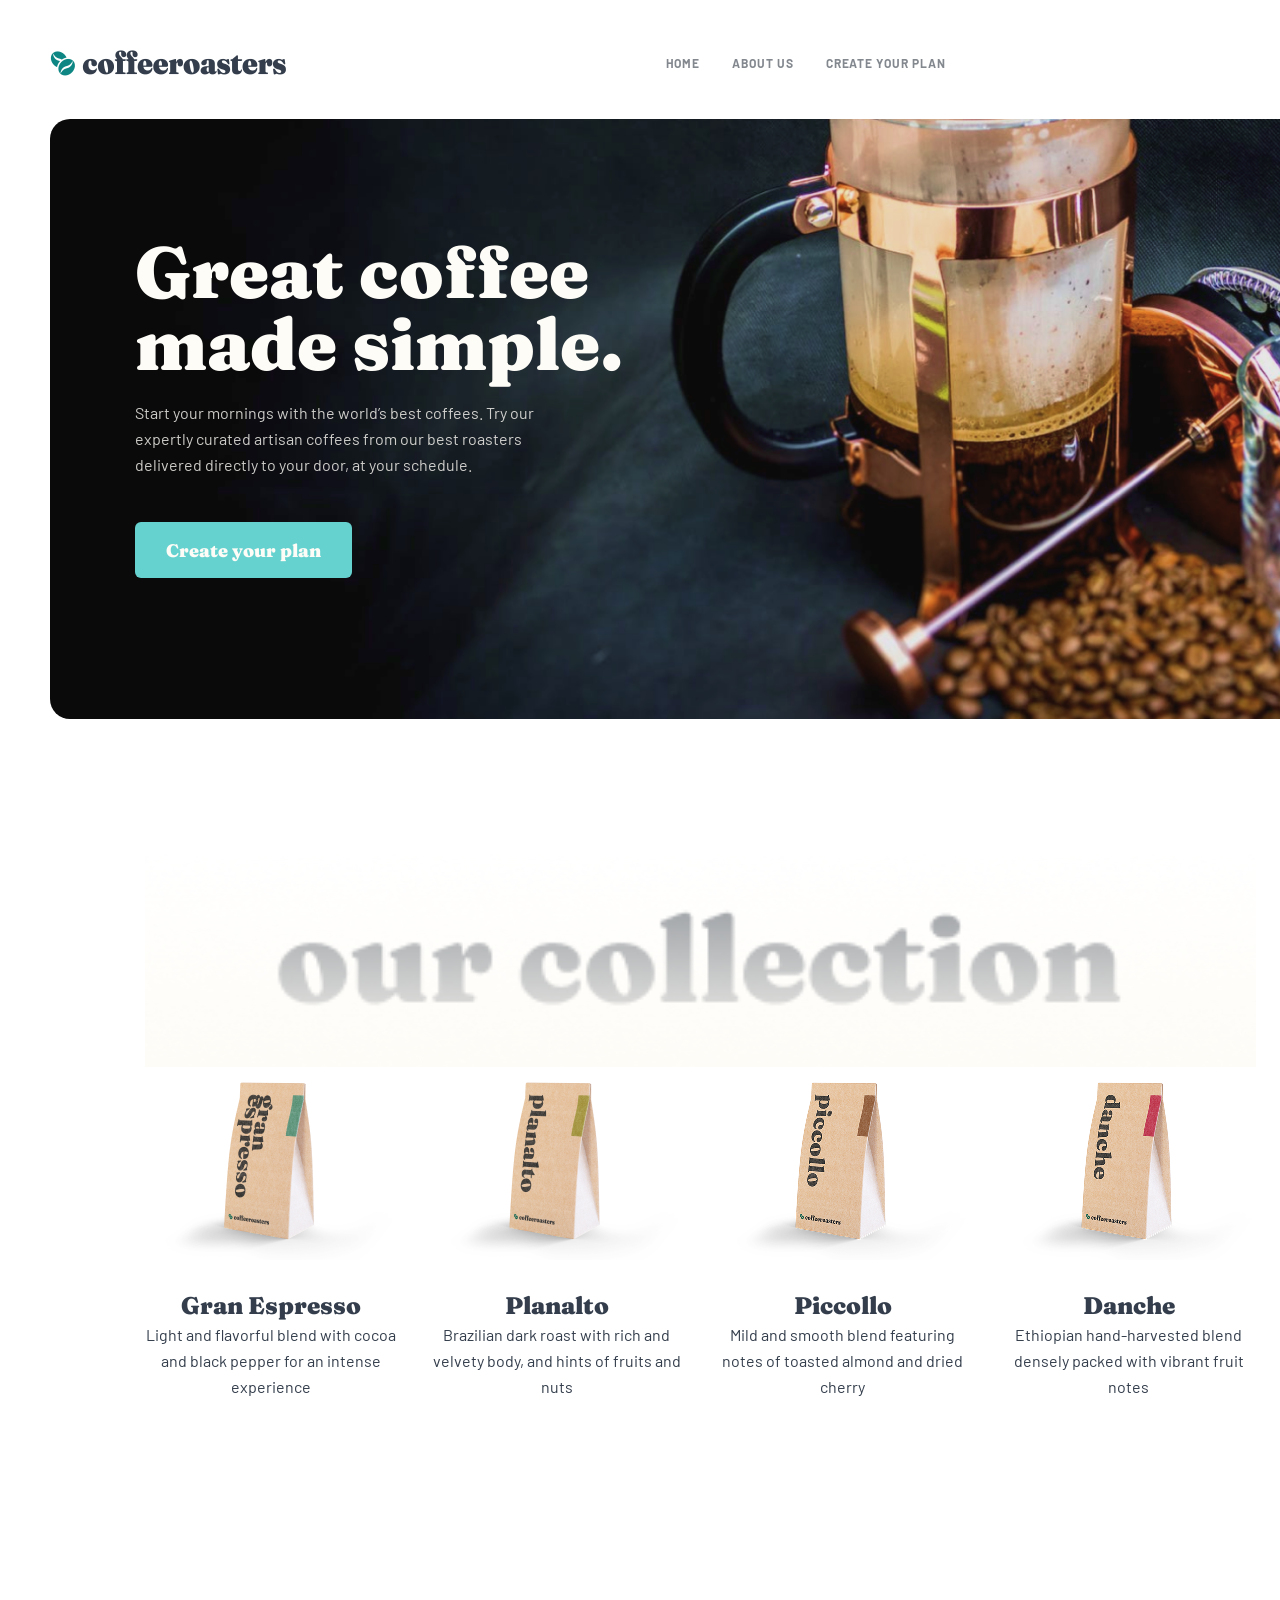
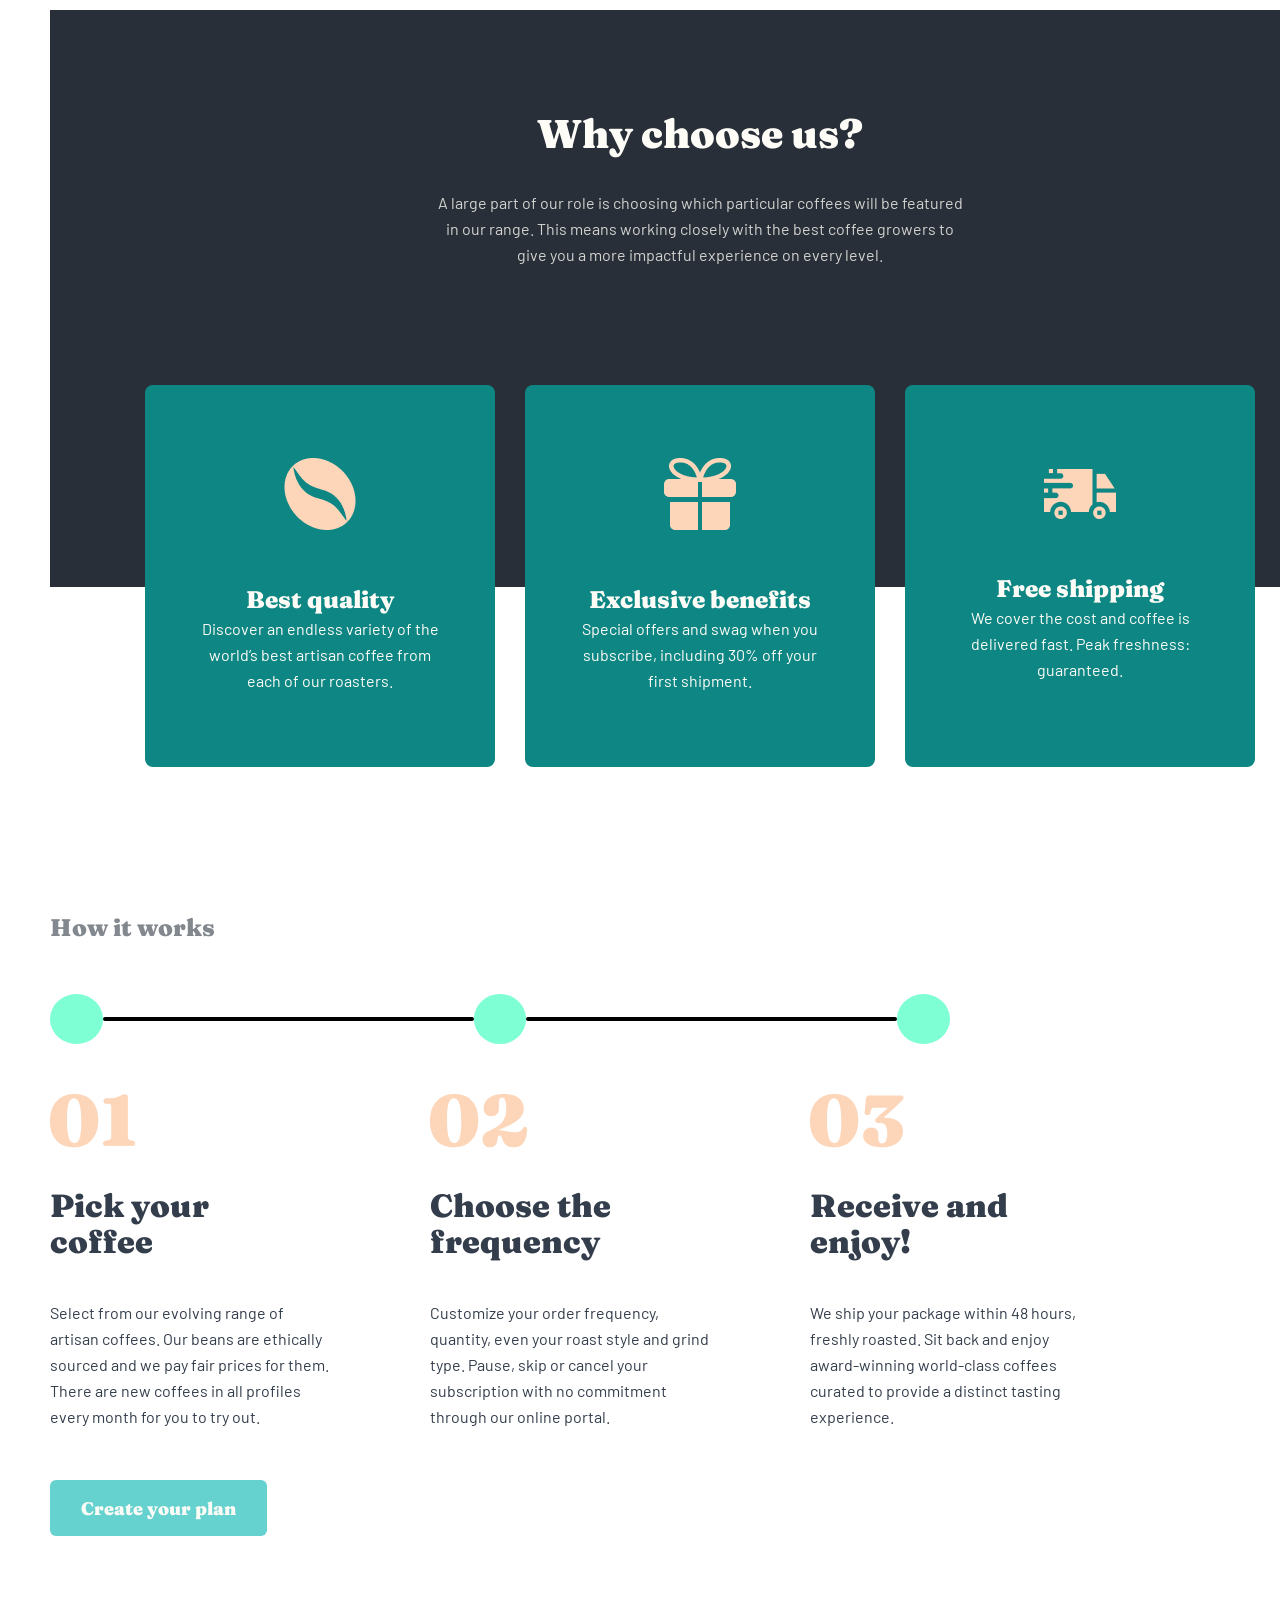
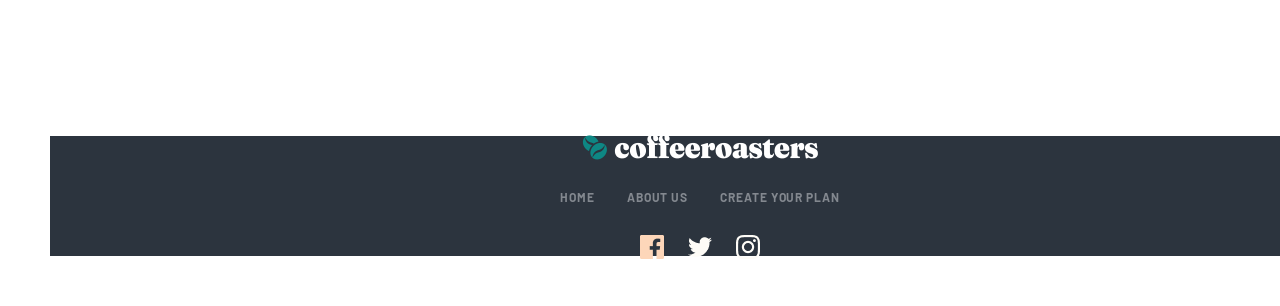
<file: index.html>
<!doctype html>
<html lang="en">
  <head>
    <meta charset="UTF-8" />
    <meta name="viewport" content="width=device-width, initial-scale=1.0" />
    <title>Coffee</title>
    <link rel="stylesheet" href="./css/fonts.css" />
    <link rel="stylesheet" href="./css/style.css" />
  </head>
  <body>
    <div class="wrapper">
      <div class="navbar">
        <img src="./img/Group 5.png" alt="" class="navbar_img" />
        <ul class="navbar_links">
          <li><a href="#" class="navbar_link">HOME</a></li>
          <li><a href="./pages/about.html" class="navbar_link">ABOUT US</a></li>
          <li>
            <a href="./pages/plan.html" class="navbar_link">Create your plan</a>
          </li>
        </ul>
        <div class="navbar_burger">
          <div class="navbar_burger_item"></div>
          <div class="navbar_burger_item"></div>
          <div class="navbar_burger_item"></div>
        </div>
      </div>
      <div class="header">
        <div>
          <h1 class="header_title">Great coffee made simple.</h1>

          <p class="header_text">
            Start your mornings with the world’s best coffees. Try our expertly
            curated artisan coffees from our best roasters delivered directly to
            your door, at your schedule.
          </p>
          <button class="header_btn">Create your plan</button>
        </div>
      </div>
      <div class="collect">
        <img src="./img/Group 7 (1).png" alt="" class="collect_img" />
        <div class="collect_divs">
          <div class="collect_div">
            <img src="./img/kopi1 copy.png" alt="" />
            <div class="collect_right">
              <p class="collect_title">Gran Espresso</p>
              <p class="collect_text">
                Light and flavorful blend with cocoa and black pepper for an
                intense experience
              </p>
            </div>
          </div>
          <div class="collect_div">
            <img src="./img/kopi2.png" alt="" />
            <div class="collect_right">
              <p class="collect_title">Planalto</p>
              <p class="collect_text">
                Brazilian dark roast with rich and velvety body, and hints of
                fruits and nuts
              </p>
            </div>
          </div>
          <div class="collect_div">
            <img src="./img/kopi3.png" alt="" />
            <div class="collect_right">
              <p class="collect_title">Piccollo</p>
              <p class="collect_text">
                Mild and smooth blend featuring notes of toasted almond and
                dried cherry
              </p>
            </div>
          </div>
          <div class="collect_div">
            <img src="./img/kopi4.png" alt="" />
            <div class="collect_right">
              <p class="collect_title">Danche</p>
              <p class="collect_text">
                Ethiopian hand-harvested blend densely packed with vibrant fruit
                notes
              </p>
            </div>
          </div>
        </div>
      </div>
      <div class="why">
        <h2 class="why_title">Why choose us?</h2>
        <p class="why_text">
          A large part of our role is choosing which particular coffees will be
          featured in our range. This means working closely with the best coffee
          growers to give you a more impactful experience on every level.
        </p>
        <div class="why_div">
          <div class="why_card">
            <img src="./img/coffee-bean.png" alt="" />
            <div class="why_right">
              <p class="why_card_title">Best quality</p>
              <p class="why_card_text">
                Discover an endless variety of the world’s best artisan coffee
                from each of our roasters.
              </p>
            </div>
          </div>
          <div class="why_card">
            <img src="./img/Combined Shape (1).png" alt="" />
            <div class="why_right">
              <p class="why_card_title">Exclusive benefits</p>
              <p class="why_card_text">
                Special offers and swag when you subscribe, including 30% off
                your first shipment.
              </p>
            </div>
          </div>
          <div class="why_card">
            <img src="./img/Combined Shape (2).png" alt="" />
            <div class="why_right">
              <p class="why_card_title">Free shipping</p>
              <p class="why_card_text">
                We cover the cost and coffee is delivered fast. Peak freshness:
                guaranteed.
              </p>
            </div>
          </div>
        </div>
      </div>
      <div class="work">
        <p class="how_it">How it works</p>
        <div class="work_top">
          <div class="work_circle"></div>
          <hr class="work_hr" />
          <div class="work_circle"></div>
          <hr class="work_hr" />
          <div class="work_circle"></div>
        </div>
        <div class="work_bottom">
          <div class="work_card">
            <img src="./img/01.png" alt="" />
            <h2 class="work_title">Pick your coffee</h2>
            <p class="work_text">
              Select from our evolving range of artisan coffees. Our beans are
              ethically sourced and we pay fair prices for them. There are new
              coffees in all profiles every month for you to try out.
            </p>
          </div>
          <div class="work_card">
            <img src="./img/02.png" alt="" />
            <h2 class="work_title">Choose the frequency</h2>
            <p class="work_text">
              Customize your order frequency, quantity, even your roast style
              and grind type. Pause, skip or cancel your subscription with no
              commitment through our online portal.
            </p>
          </div>
          <div class="work_card">
            <img src="./img/03.png" alt="" />
            <h2 class="work_title">Receive and enjoy!</h2>
            <p class="work_text">
              We ship your package within 48 hours, freshly roasted. Sit back
              and enjoy award-winning world-class coffees curated to provide a
              distinct tasting experience.
            </p>
          </div>
        </div>
        <button class="work_btn">Create your plan</button>
      </div>
      <div class="footer">
        <img src="./img/Group 5 (1).png" alt="" class="footer_img" />
        <div class="footer_div">
          <a class="footer_text">HOME</a>
          <a class="footer_text">ABOUT US</a>
          <a class="footer_text">Create your plan</a>
        </div>
        <img src="./img/Group 20.png" alt="" />
      </div>
    </div>
  </body>
</html>
</file>
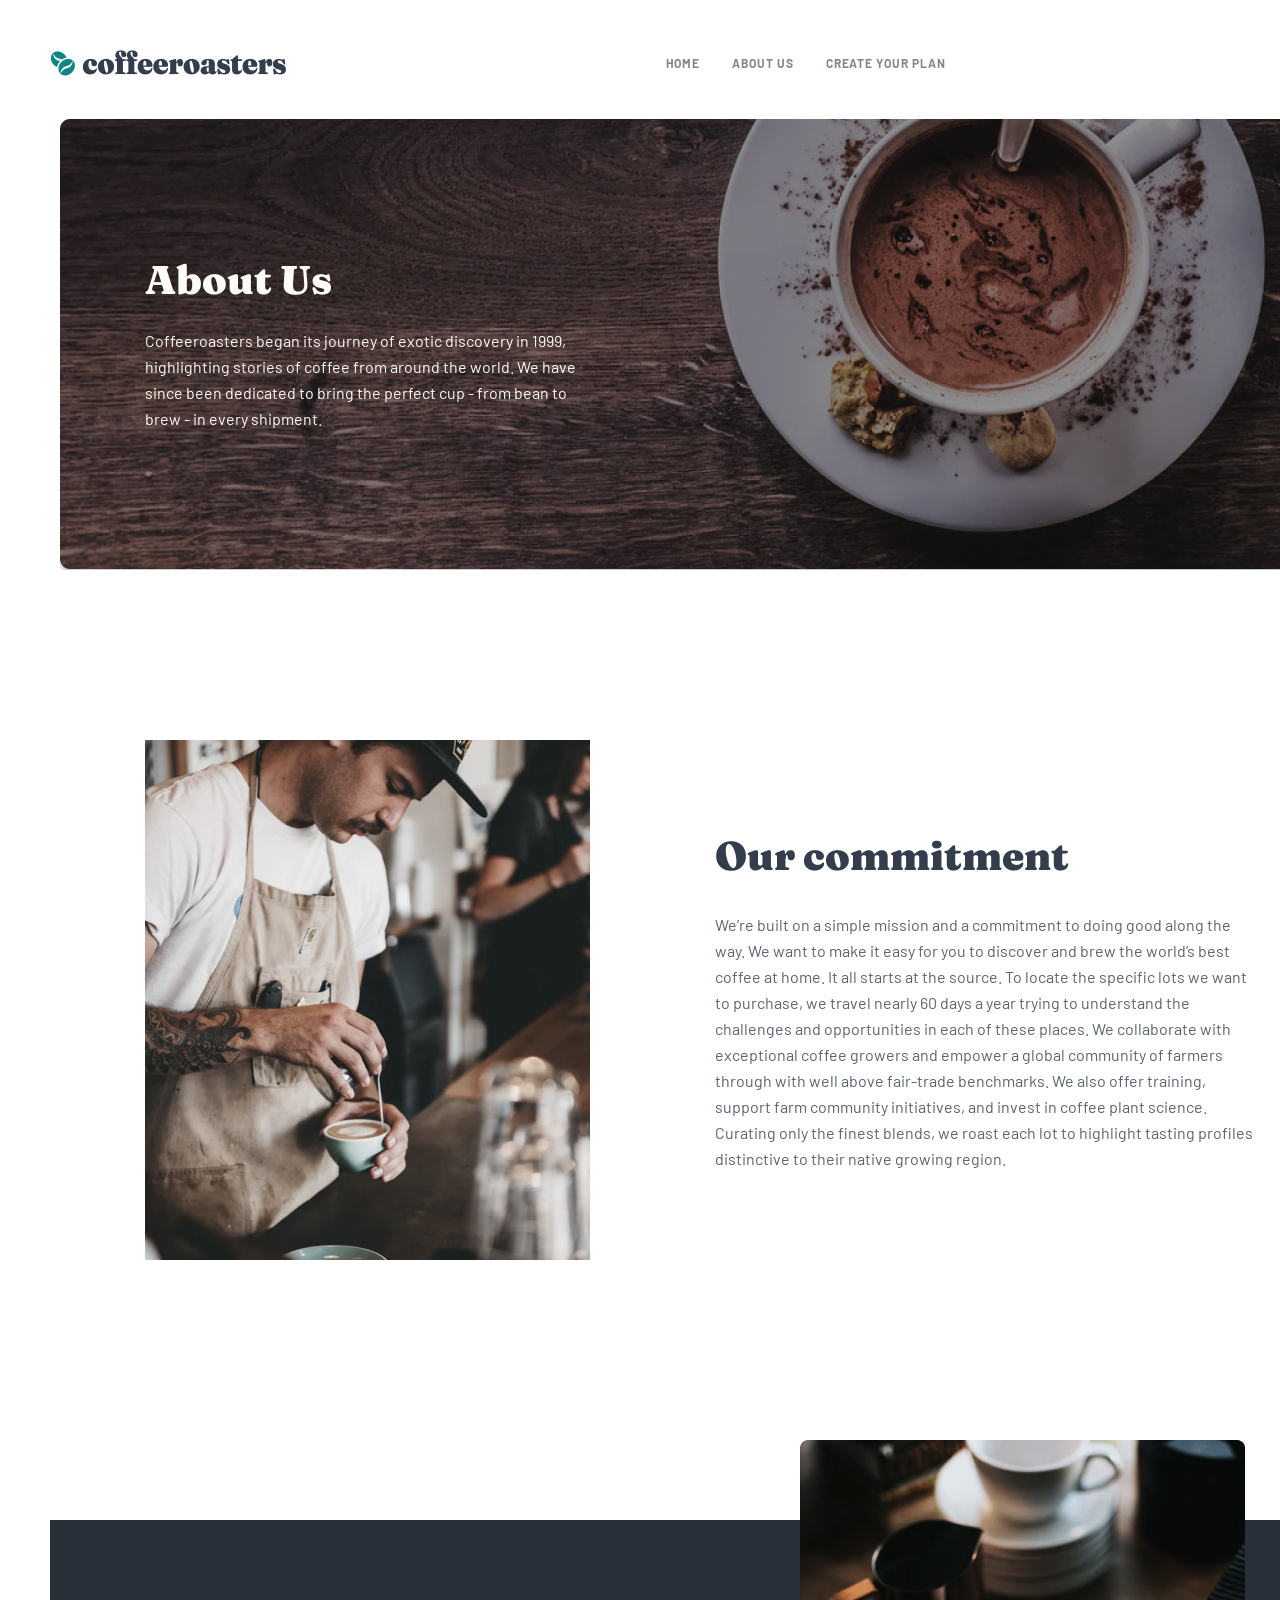
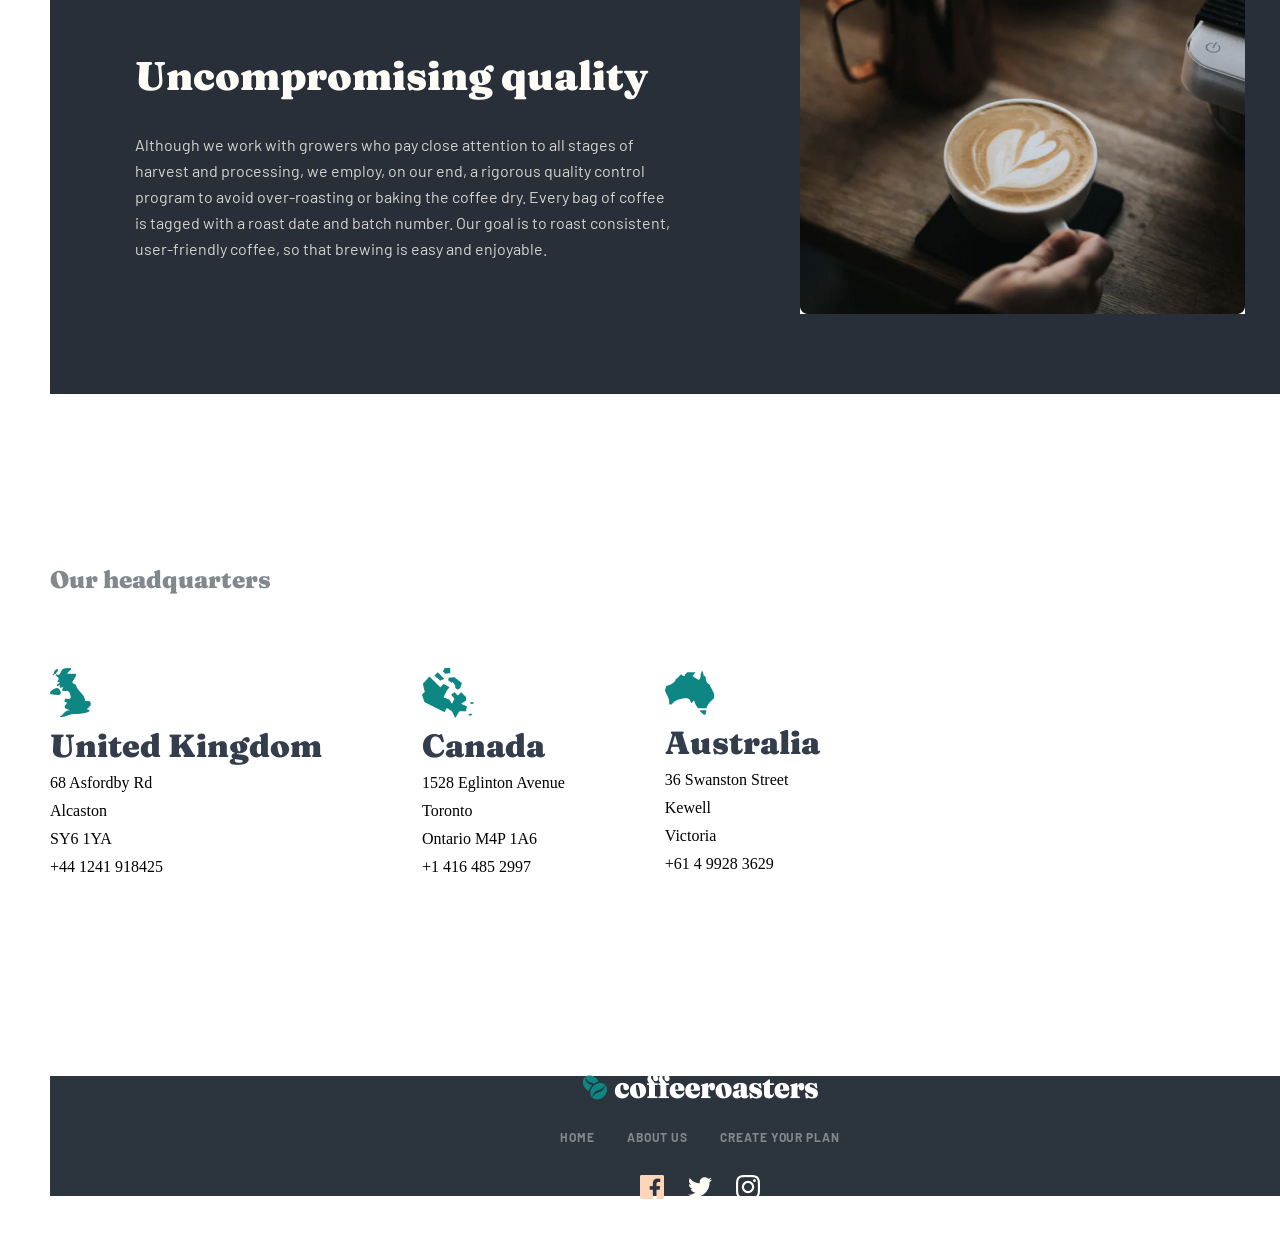
<file: pages/about.html>
<!doctype html>
<html lang="en">
  <head>
    <meta charset="UTF-8" />
    <meta name="viewport" content="width=device-width, initial-scale=1.0" />
    <title>Coffee</title>
    <link rel="stylesheet" href="../css/fonts.css" />
    <link rel="stylesheet" href="../css/style.css" />
  </head>
  <body>
    <div class="wrapper">
      <div class="navbar">
        <img src="../img/Group 5.png" alt="" class="navbar_img" />
        <ul class="navbar_links">
          <li><a href="../index.html" class="navbar_link">HOME</a></li>
          <li><a href="#" class="navbar_link">ABOUT US</a></li>
          <li><a href="../pages/plan.html" class="navbar_link">Create your plan</a></li>
        </ul>
        <div class="navbar_burger">
          <div class="navbar_burger_item"></div>
          <div class="navbar_burger_item"></div>
          <div class="navbar_burger_item"></div>
        </div>
      </div>
      <div class="about_header">
        <h2 class="about_header_title">About Us</h2>
        <p class="about_header_text">
          Coffeeroasters began its journey of exotic discovery in 1999,
          highlighting stories of coffee from around the world. We have since
          been dedicated to bring the perfect cup - from bean to brew - in every
          shipment.
        </p>
      </div>
      <div class="our">
        <div class="our_left">
          <img src="../about_img/Bitmap.png" alt="" />
        </div>
        <div class="our_right">
          <h2 class="our_title">Our commitment</h2>
          <p class="our_text">
            We’re built on a simple mission and a commitment to doing good along
            the way. We want to make it easy for you to discover and brew the
            world’s best coffee at home. It all starts at the source. To locate
            the specific lots we want to purchase, we travel nearly 60 days a
            year trying to understand the challenges and opportunities in each
            of these places. We collaborate with exceptional coffee growers and
            empower a global community of farmers through with well above
            fair-trade benchmarks. We also offer training, support farm
            community initiatives, and invest in coffee plant science. Curating
            only the finest blends, we roast each lot to highlight tasting
            profiles distinctive to their native growing region.
          </p>
      </div>
      </div> 
      <div class="quality">
        <div class="quality_left">
          <h2 class="quality_title">Uncompromising quality</h2>
          <p class="quality_text">
            Although we work with growers who pay close attention to all stages
            of harvest and processing, we employ, on our end, a rigorous quality
            control program to avoid over-roasting or baking the coffee dry.
            Every bag of coffee is tagged with a roast date and batch number.
            Our goal is to roast consistent, user-friendly coffee, so that
            brewing is easy and enjoyable.
          </p>
        </div>
         <div class="quality_right">
            <img src="../about_img/bit.jpg" alt="" class="quality_img">
        </div> 
      </div>
      <div class="country">
        <p class="head">Our headquarters</p>
        <div class="country_div">
            <div class="country_card">
                <img src="../about_img/Combined Shape (3).png" alt="">
                <h2 class="country_title">United Kingdom</h2>
                <p class="country_text">68  Asfordby Rd</p>
                <p class="country_text">Alcaston</p>
                <p class="country_text">SY6 1YA</p>
                <p class="country_text">+44 1241 918425</p>
            </div>
            <div class="country_card">
                <img src="../about_img/Combined Shape (4).png" alt="">
                <h2 class="country_title">Canada</h2>
                <p class="country_text">1528  Eglinton Avenue</p>
                <p class="country_text">Toronto</p>
                <p class="country_text">Ontario M4P 1A6</p>
                <p class="country_text">+1 416 485 2997</p>
            </div>
            <div class="country_card">
                <img src="../about_img/Combined Shape (5).png" alt="">
                <h2 class="country_title">Australia</h2>
                <p class="country_text">36 Swanston Street</p>
                <p class="country_text">Kewell</p>
                <p class="country_text">Victoria</p>
                <p class="country_text">+61 4 9928 3629</p>
            </div>
        </div>
      </div>
      <div class="footer">
        <img src="../img/Group 5 (1).png" alt="" class="footer_img">
        <div class="footer_div">
          <a class="footer_text">HOME</a>
          <a class="footer_text">ABOUT US</a>
          <a class="footer_text">Create your plan</a>
        </div> 
        <img src="../img/Group 20.png" alt="">
      </div>
    </div>
  </body>
</html>
</file>
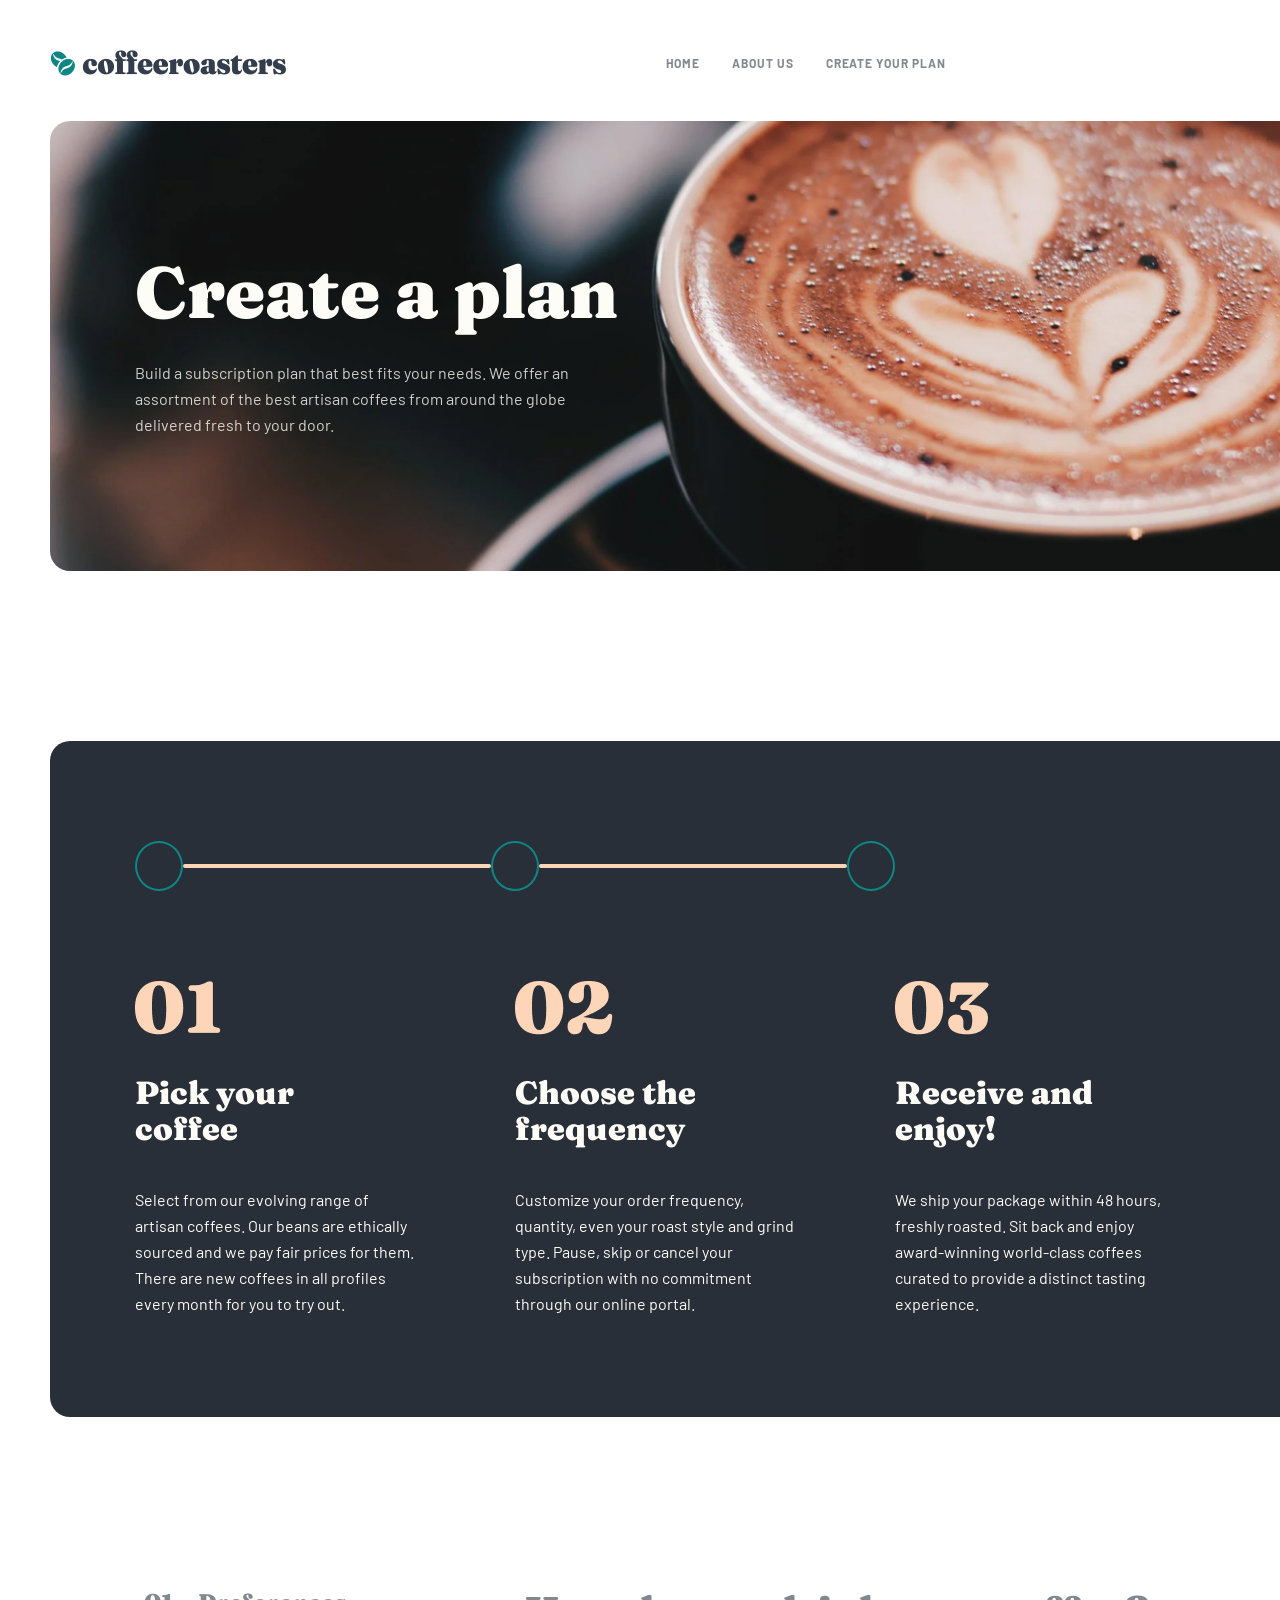
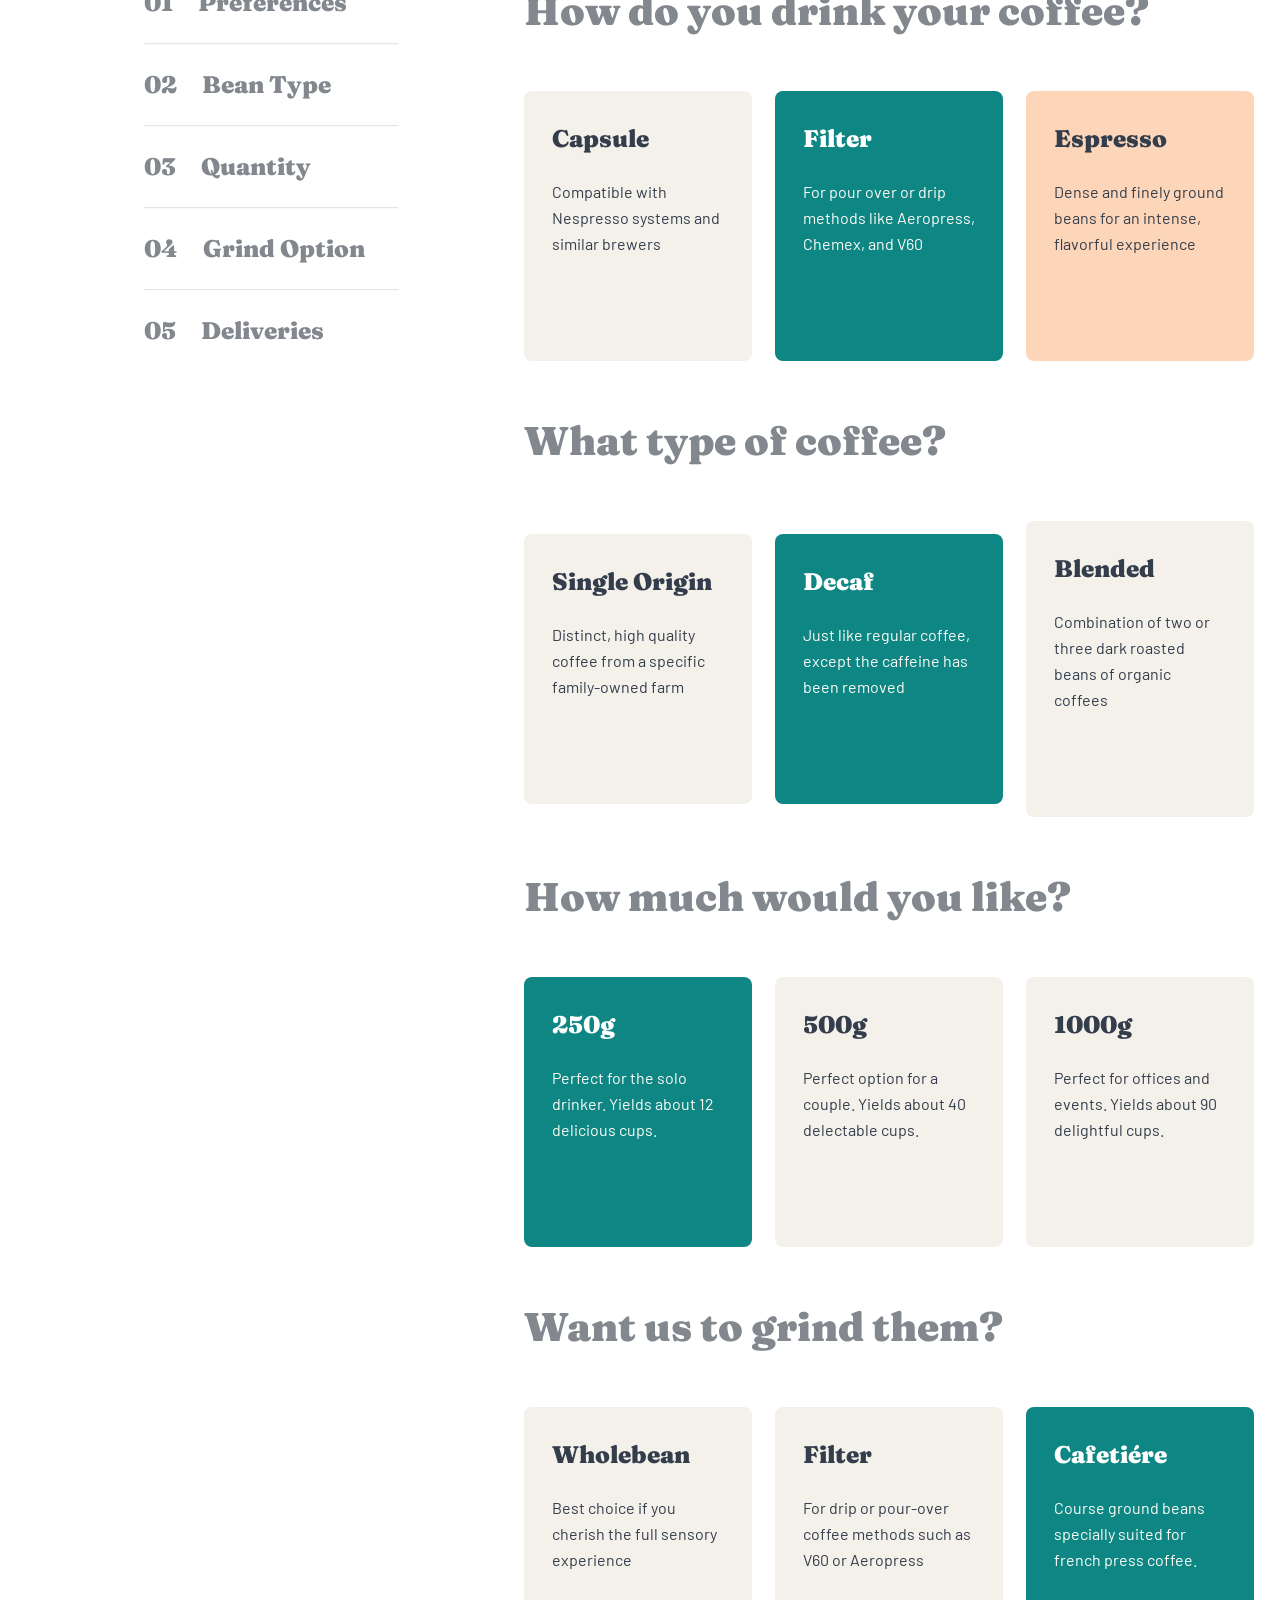
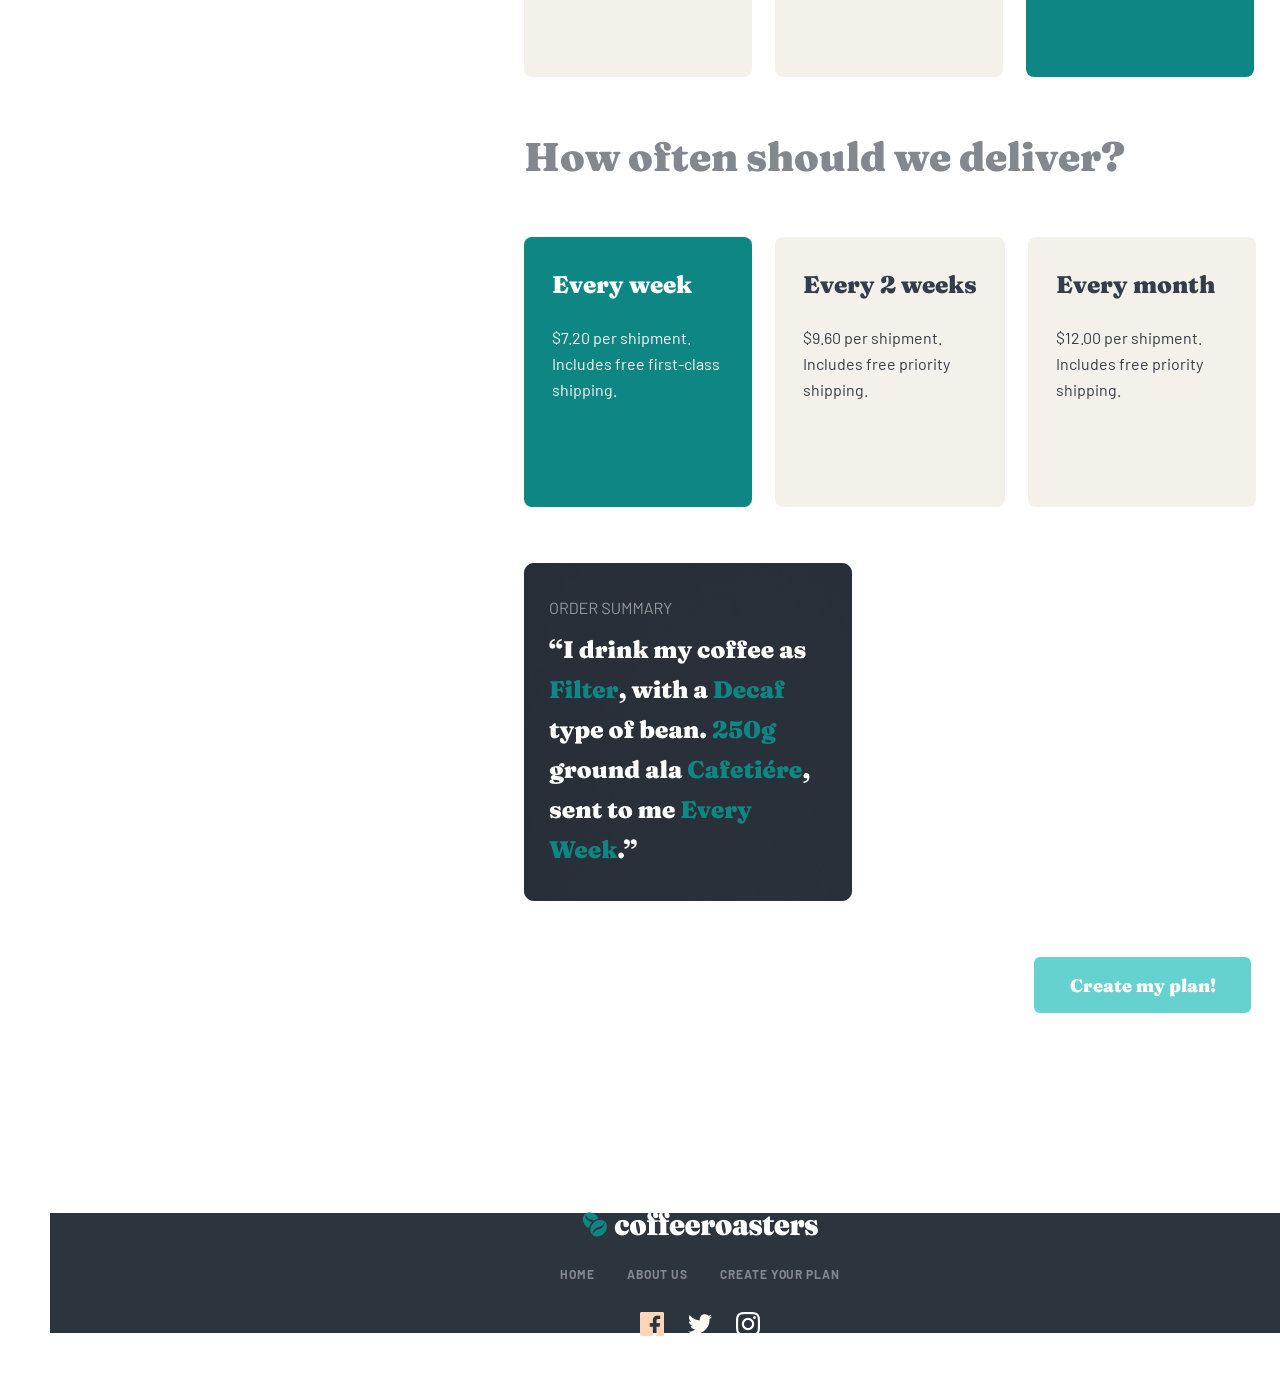
<file: pages/plan.html>
<!doctype html>
<html lang="en">
  <head>
    <meta charset="UTF-8" />
    <meta name="viewport" content="width=device-width, initial-scale=1.0" />
    <title>Coffee</title>
    <link rel="stylesheet" href="../css/fonts.css" />
    <link rel="stylesheet" href="../css/style.css" />
  </head>
  <body>
    <div class="wrapper">
      <div class="navbar">
        <img src="../img/Group 5.png" alt="" class="navbar_img" />
        <ul class="navbar_links">
          <li><a href="../index.html" class="navbar_link">HOME</a></li>
          <li>
            <a href="../pages/about.html" class="navbar_link">ABOUT US</a>
          </li>
          <li><a href="#" class="navbar_link">Create your plan</a></li>
        </ul>
        <div class="navbar_burger">
          <div class="navbar_burger_item"></div>
          <div class="navbar_burger_item"></div>
          <div class="navbar_burger_item"></div>
        </div>
      </div>
      <div class="plan_header">
        <h1 class="plan_header_title">Create a plan</h1>
        <p class="plan_header_text">
          Build a subscription plan that best fits your needs. We offer an
          assortment of the best artisan coffees from around the globe delivered
          fresh to your door.
        </p>
      </div>
      <div class="step">
        <div class="step_top">
          <div class="step_circle"></div>
          <hr class="step_hr" />
          <div class="step_circle"></div>
          <hr class="step_hr" />
          <div class="step_circle"></div>
        </div>
        <div class="step_bottom">
          <div class="step_div">
            <img src="../plan_img/nomer.png" alt="" />
            <h2 class="step_title">Pick your coffee</h2>
            <p class="step_text">
              Select from our evolving range of artisan coffees. Our beans are
              ethically sourced and we pay fair prices for them. There are new
              coffees in all profiles every month for you to try out.
            </p>
          </div>
          <div class="step_div">
            <img src="../plan_img/02 (1).png" alt="" />
            <h2 class="step_title">Choose the frequency</h2>
            <p class="step_text">
              Customize your order frequency, quantity, even your roast style
              and grind type. Pause, skip or cancel your subscription with no
              commitment through our online portal.
            </p>
          </div>
          <div class="step_div">
            <img src="../plan_img/03 (1).png" alt="" />
            <h2 class="step_title">Receive and enjoy!</h2>
            <p class="step_text">
              We ship your package within 48 hours, freshly roasted. Sit back
              and enjoy award-winning world-class coffees curated to provide a
              distinct tasting experience.
            </p>
          </div>
        </div>
      </div>
      <div class="drink">
        <div class="drink_left">
          <p class="drink_text"><span class="drink_number">01</span>Preferences</p>
          <hr class="drink_hr">
          <p class="drink_text"><span class="drink_number">02</span>Bean Type</p>
          <hr class="drink_hr">
          <p class="drink_text"><span class="drink_number">03</span>Quantity</p>
          <hr class="drink_hr">
          <p class="drink_text"><span class="drink_number">04</span>Grind Option</p>
          <hr class="drink_hr">
          <p class="drink_text"><span class="drink_number">05</span>Deliveries</p>
        </div>
        <div class="drink_right">
          <div class="section">
          <h2 class="section_title">How do you drink your coffee?</h2>
          <div class="section_div">
            <div class="section_card card_white">
              <p class="card_title">Capsule</p>
              <p class="card_text">Compatible with Nespresso systems and similar brewers</p>
            </div>
            <div class="section_card card_green">
              <p class="card_title2">Filter</p>
              <p class="card_text2">For pour over or drip methods like Aeropress, Chemex, and V60</p>
            </div>
            <div class="section_card card_yellow">
              <p class="card_title">Espresso</p>
              <p class="card_text">Dense and finely ground beans for an intense, flavorful experience</p>
            </div>
          </div>
          <h2 class="section_title">What type of coffee?</h2>
          <div class="section_div">
            <div class="section_card card_white">
              <p class="card_title">Single Origin</p>
              <p class="card_text">Distinct, high quality coffee from a specific family-owned farm</p>
            </div>
            <div class="section_card card_green">
              <p class="card_title2">Decaf</p>
              <p class="card_text2">Just like regular coffee, except the caffeine has been removed</p>
            </div>
            <div class="section_card card_white">
              <p class="card_title">Blended</p>
              <p class="card_text">Combination of two or three dark roasted beans of organic coffees</p>
            </div>
          </div>
          <h2 class="section_title">How much would you like?</h2>
          <div class="section_div">
            <div class="section_card card_green">
              <p class="card_title2">250g</p>
              <p class="card_text2">Perfect for the solo drinker. Yields about 12 delicious cups.</p>
            </div>
            <div class="section_card card_white">
              <p class="card_title">500g</p>
              <p class="card_text">Perfect option for a couple. Yields about 40 delectable cups.</p>
            </div>
            <div class="section_card card_white">
              <p class="card_title">1000g</p>
              <p class="card_text">Perfect for offices and events. Yields about 90 delightful cups.</p>
            </div>
          </div>
          <h2 class="section_title">Want us to grind them?</h2>
          <div class="section_div">
            <div class="section_card card_white">
              <p class="card_title">Wholebean</p>
              <p class="card_text">Best choice if you cherish the full sensory experience</p>
            </div>
            <div class="section_card card_white">
              <p class="card_title">Filter</p>
              <p class="card_text">For drip or pour-over coffee methods such as V60 or Aeropress</p>
            </div>
            <div class="section_card card_green">
              <p class="card_title2">Cafetiére</p>
              <p class="card_text2"> Course ground beans specially suited for french press coffee.</p>
            </div>
          </div>
          <h2 class="section_title">How often should we deliver?</h2>
          <div class="section_div">
            <div class="section_card card_green">
              <p class="card_title2">Every week</p>
              <p class="card_text2">$7.20 per shipment. Includes free first-class shipping.</p>
            </div>
            <div class="section_card card_white">
              <p class="card_title">Every 2 weeks</p>
              <p class="card_text">$9.60 per shipment. Includes free priority shipping.</p>
            </div>
            <div class="section_card card_white">
              <p class="card_title">Every month</p>
              <p class="card_text">$12.00 per shipment. Includes free priority shipping.</p>
            </div>
          </div>
          <img src="../plan_img/Group 12.png" alt="" class="drink_img">
          <button class="drink_btn">Create my plan!</button>
        </div>  
        </div>
      </div>
      <div class="footer">
        <img src="../img/Group 5 (1).png" alt="" class="footer_img">
        <div class="footer_div">
          <a class="footer_text">HOME</a>
          <a class="footer_text">ABOUT US</a>
          <a class="footer_text">Create your plan</a>
        </div> 
        <img src="../img/Group 20.png" alt="">
      </div>
    </div>
  </body>
</html>
</file>
<file: css/fonts.css>
/* fraunces-regular - latin */
@font-face {
  font-display: swap; /* Check https://developer.mozilla.org/en-US/docs/Web/CSS/@font-face/font-display for other options. */
  font-family: 'Fraunces';
  font-style: normal;
  font-weight: 400;
  src: url('../fonts/fraunces-v38-latin-regular.woff2') format('woff2'); /* Chrome 36+, Opera 23+, Firefox 39+, Safari 12+, iOS 10+ */
}
/* fraunces-500 - latin */
@font-face {
  font-display: swap; /* Check https://developer.mozilla.org/en-US/docs/Web/CSS/@font-face/font-display for other options. */
  font-family: 'Fraunces';
  font-style: normal;
  font-weight: 500;
  src: url('../fonts/fraunces-v38-latin-500.woff2') format('woff2'); /* Chrome 36+, Opera 23+, Firefox 39+, Safari 12+, iOS 10+ */
}
/* fraunces-600 - latin */
@font-face {
  font-display: swap; /* Check https://developer.mozilla.org/en-US/docs/Web/CSS/@font-face/font-display for other options. */
  font-family: 'Fraunces';
  font-style: normal;
  font-weight: 600;
  src: url('../fonts/fraunces-v38-latin-600.woff2') format('woff2'); /* Chrome 36+, Opera 23+, Firefox 39+, Safari 12+, iOS 10+ */
}
/* fraunces-700 - latin */
@font-face {
  font-display: swap; /* Check https://developer.mozilla.org/en-US/docs/Web/CSS/@font-face/font-display for other options. */
  font-family: 'Fraunces';
  font-style: normal;
  font-weight: 700;
  src: url('../fonts/fraunces-v38-latin-700.woff2') format('woff2'); /* Chrome 36+, Opera 23+, Firefox 39+, Safari 12+, iOS 10+ */
}
/* fraunces-800 - latin */
@font-face {
  font-display: swap; /* Check https://developer.mozilla.org/en-US/docs/Web/CSS/@font-face/font-display for other options. */
  font-family: 'Fraunces';
  font-style: normal;
  font-weight: 800;
  src: url('../fonts/fraunces-v38-latin-800.woff2') format('woff2'); /* Chrome 36+, Opera 23+, Firefox 39+, Safari 12+, iOS 10+ */
}
/* fraunces-900 - latin */
@font-face {
  font-display: swap; /* Check https://developer.mozilla.org/en-US/docs/Web/CSS/@font-face/font-display for other options. */
  font-family: 'Fraunces';
  font-style: normal;
  font-weight: 900;
  src: url('../fonts/fraunces-v38-latin-900.woff2') format('woff2'); /* Chrome 36+, Opera 23+, Firefox 39+, Safari 12+, iOS 10+ */
}
/* barlow-regular - latin */
@font-face {
  font-display: swap; /* Check https://developer.mozilla.org/en-US/docs/Web/CSS/@font-face/font-display for other options. */
  font-family: 'Barlow';
  font-style: normal;
  font-weight: 400;
  src: url('../fonts/barlow-v13-latin-regular.woff2') format('woff2'); /* Chrome 36+, Opera 23+, Firefox 39+, Safari 12+, iOS 10+ */
}
/* barlow-500 - latin */
@font-face {
  font-display: swap; /* Check https://developer.mozilla.org/en-US/docs/Web/CSS/@font-face/font-display for other options. */
  font-family: 'Barlow';
  font-style: normal;
  font-weight: 500;
  src: url('../fonts/barlow-v13-latin-500.woff2') format('woff2'); /* Chrome 36+, Opera 23+, Firefox 39+, Safari 12+, iOS 10+ */
}
/* barlow-600 - latin */
@font-face {
  font-display: swap; /* Check https://developer.mozilla.org/en-US/docs/Web/CSS/@font-face/font-display for other options. */
  font-family: 'Barlow';
  font-style: normal;
  font-weight: 600;
  src: url('../fonts/barlow-v13-latin-600.woff2') format('woff2'); /* Chrome 36+, Opera 23+, Firefox 39+, Safari 12+, iOS 10+ */
}
/* barlow-700 - latin */
@font-face {
  font-display: swap; /* Check https://developer.mozilla.org/en-US/docs/Web/CSS/@font-face/font-display for other options. */
  font-family: 'Barlow';
  font-style: normal;
  font-weight: 700;
  src: url('../fonts/barlow-v13-latin-700.woff2') format('woff2'); /* Chrome 36+, Opera 23+, Firefox 39+, Safari 12+, iOS 10+ */
}
/* barlow-800 - latin */
@font-face {
  font-display: swap; /* Check https://developer.mozilla.org/en-US/docs/Web/CSS/@font-face/font-display for other options. */
  font-family: 'Barlow';
  font-style: normal;
  font-weight: 800;
  src: url('../fonts/barlow-v13-latin-800.woff2') format('woff2'); /* Chrome 36+, Opera 23+, Firefox 39+, Safari 12+, iOS 10+ */
}
/* barlow-900 - latin */
@font-face {
  font-display: swap; /* Check https://developer.mozilla.org/en-US/docs/Web/CSS/@font-face/font-display for other options. */
  font-family: 'Barlow';
  font-style: normal;
  font-weight: 900;
  src: url('../fonts/barlow-v13-latin-900.woff2') format('woff2'); /* Chrome 36+, Opera 23+, Firefox 39+, Safari 12+, iOS 10+ */
}
</file>
<file: css/style.css>
* {
  padding: 0;
  margin: 0;
  box-sizing: border-box;
}

a {
  text-decoration: none;
}

li {
  list-style: none;
}

.wrapper {
  width: 1400px;
  margin: auto;
  padding: 50px 50px;
  background-color: white;
}

@media only screen and (max-width: 480px) {
  .wrapper {
    width: 100%;
    padding: 20px 30px;
  }
}
@media only screen and (max-width: 912px) {
  .wrapper {
    width: 100%;
    padding: 40px 40px;
  }
}
.navbar {
  display: flex;
  align-items: center;
  justify-content: space-between;
}
.navbar_div {
  display: flex;
  align-items: center;
  justify-content: center;
}
.navbar_links {
  display: flex;
  align-items: center;
  justify-content: center;
  gap: 32px;
}
.navbar_link {
  font-family: "Barlow";
  font-style: normal;
  font-weight: 700;
  font-size: 12px;
  line-height: 15px;
  letter-spacing: 0.923077px;
  text-transform: uppercase;
  color: #83888f;
}
.navbar_link:hover {
  font-family: "Barlow";
  font-style: normal;
  font-weight: 700;
  font-size: 12px;
  line-height: 15px;
  letter-spacing: 0.923077px;
  text-transform: uppercase;
  color: #333d4b;
  transition: all 0.1s;
}
.navbar_img {
  width: 236px;
  height: 26px;
}
.navbar_burger {
  display: flex;
  align-items: center;
  justify-content: center;
  flex-direction: column;
  gap: 3px;
}
.navbar_burger_item {
  width: 25px;
  height: 2px;
  background-color: black;
  border-radius: 20px;
}

@media only screen and (max-width: 480px) {
  .navbar_links {
    display: none;
  }
  .navbar_burger {
    display: flex;
  }
  .navbar_img {
    width: 180px;
  }
}
@media only screen and (max-width: 912px) {
  .navbar {
    justify-content: space-between;
    width: 100%;
  }
  .navbar_burger {
    display: none;
  }
  .navbar_item {
    font-weight: 700;
    font-size: 12px;
    color: #83888f;
  }
}
.header {
  background-image: url(../img/Bitmap.png);
  background-size: cover;
  height: 600px;
  display: flex;
  align-items: start;
  justify-content: start;
  flex-direction: column;
  gap: 32px;
  padding: 117px 85px;
  border-radius: 20px;
  margin-top: 43px;
}
.header_title {
  width: 493px;
  font-family: "Fraunces";
  font-style: normal;
  font-weight: 900;
  font-size: 72px;
  line-height: 72px;
  color: #fefcf7;
}
.header_text {
  width: 445px;
  font-family: "Barlow";
  font-style: normal;
  font-weight: 400;
  font-size: 16px;
  line-height: 26px;
  color: #fefcf7;
  mix-blend-mode: normal;
  opacity: 0.8;
  margin: 20px 0px;
}
.header_btn {
  width: 217px;
  height: 56px;
  background: #66d2cf;
  border-radius: 6px;
  font-family: "Fraunces";
  font-style: normal;
  font-weight: 900;
  font-size: 18px;
  line-height: 25px;
  text-align: center;
  color: #fefcf7;
  border: none;
}
.header_btn:hover {
  background-color: #0aa49f;
  transition: all 0.2s;
}
.header_btn {
  margin-top: 24px;
}

@media only screen and (max-width: 480px) {
  .header {
    padding: 30px;
    background-image: url(../img/Bitmap\ \(1\).jpg);
    align-items: center;
    justify-content: center;
  }
  .header_title {
    width: 100%;
    font-size: 36px;
    line-height: 40px;
    text-align: center;
    color: #fefcf7;
  }
  .header_text {
    width: 90%;
    font-weight: 400;
    font-size: 15px;
    line-height: 25px;
    text-align: center;
    color: #fefcf7;
    margin: 20px auto;
  }
  .header_btn {
    margin: 20px auto;
    display: block;
  }
}
@media only screen and (max-width: 912px) {
  .header {
    width: 100%;
    background-image: url(../img/Bitmap_tablet.jpg);
    background-size: cover;
    background-repeat: no-repeat;
    gap: 30px;
  }
}
.collect {
  display: flex;
  align-items: center;
  justify-content: center;
  flex-direction: column;
  margin: 135px 0px;
}
.collect_divs {
  display: flex;
  align-items: center;
  justify-content: center;
  gap: 30px;
}
.collect_div {
  display: flex;
  align-items: center;
  justify-content: center;
  flex-direction: column;
  gap: 30px;
}
.collect_title {
  font-family: "Fraunces";
  font-style: normal;
  font-weight: 900;
  font-size: 24px;
  line-height: 32px;
  text-align: center;
  color: #333d4b;
}
.collect_text {
  width: 255px;
  font-family: "Barlow";
  font-style: normal;
  font-weight: 400;
  font-size: 16px;
  line-height: 26px;
  text-align: center;
  color: #333d4b;
}
.collect_img {
  width: 1111px;
}

@media only screen and (max-width: 480px) {
  .collect_divs {
    flex-direction: column;
    gap: 50px;
  }
  .collect_img {
    width: 100%;
  }
}
@media only screen and (max-width: 912px) {
  .collect_divs {
    flex-direction: column;
  }
  .collect_img {
    width: 100%;
  }
  .collect_div {
    flex-direction: row;
  }
  .collect_title,
  .collect_text {
    text-align: start;
  }
  .collect_title {
    margin-bottom: 25px;
  }
}
.why {
  display: flex;
  align-items: center;
  justify-content: center;
  flex-direction: column;
  gap: 32px;
  padding: 100px;
  height: 577px;
  top: 75px;
  background-color: rgb(40, 47, 56);
  position: relative;
}
.why_title {
  font-family: "Fraunces";
  font-style: normal;
  font-weight: 900;
  font-size: 40px;
  line-height: 48px;
  text-align: center;
  color: #fefcf7;
}
.why_text {
  width: 540px;
  font-family: "Barlow";
  font-style: normal;
  font-weight: 400;
  font-size: 16px;
  line-height: 26px;
  text-align: center;
  color: #fefcf7;
  mix-blend-mode: normal;
  opacity: 0.8;
  margin-bottom: 220px;
}
.why_card {
  display: flex;
  align-items: center;
  justify-content: center;
  flex-direction: column;
  gap: 30px;
  width: 350px;
  height: 382px;
  border-radius: 8px;
  background-color: #0e8784;
}
.why_card_title {
  font-family: "Fraunces";
  font-style: normal;
  font-weight: 900;
  font-size: 24px;
  line-height: 32px;
  text-align: center;
  color: #fefcf7;
  margin-top: 24px;
}
.why_card_text {
  width: 255px;
  font-family: "Barlow";
  font-style: normal;
  font-weight: 400;
  font-size: 16px;
  line-height: 26px;
  text-align: center;
  color: #fefcf7;
}
.why_div {
  position: absolute;
  display: flex;
  align-items: center;
  justify-content: center;
  gap: 30px;
  bottom: -180px;
}

@media only screen and (max-width: 480px) {
  .why {
    display: flex;
    align-items: center;
    justify-content: center;
    flex-direction: column;
    border-radius: 10px;
  }
  .why_title {
    width: 150%;
    font-weight: 900;
    font-size: 28px;
    line-height: 28px;
    text-align: center;
    color: #fefcf7;
  }
  .why_text {
    width: 150%;
    font-weight: 400;
    font-size: 15px;
    line-height: 25px;
    text-align: center;
    color: #fefcf7;
    opacity: 0.8;
  }
  .why_div {
    display: flex;
    align-items: center;
    justify-content: center;
    flex-direction: column;
    top: 900px;
  }
  .why_card {
    width: 150%;
    padding: 60px 0px;
  }
}
@media only screen and (max-width: 912px) {
  .why {
    width: 100%;
    height: 570px;
  }
  .why_div {
    flex-direction: column;
    top: 550px;
  }
  .why_card {
    flex-direction: row;
    width: 150%;
    height: 200px;
    padding: 40px 0px;
  }
  .why .card_title {
    text-align: start;
  }
}
.work {
  margin-top: 400px;
  display: flex;
  align-items: start;
  justify-content: start;
  flex-direction: column;
  gap: 50px;
}
.work_top {
  display: flex;
  align-items: center;
  justify-content: center;
  width: 900px;
}
.work_circle {
  width: 70px;
  height: 50px;
  border-radius: 50%;
  background-color: aquamarine;
  border: 2px solid aquamarine;
}
.work_hr {
  height: 2px;
  border-radius: 20px;
  border: 2px solid;
  width: 500px;
}
.work_bottom {
  display: flex;
  align-items: center;
  justify-content: center;
  gap: 95px;
}
.work_card {
  display: flex;
  align-items: start;
  justify-content: start;
  flex-direction: column;
  gap: 40px;
}
.work_title {
  width: 255px;
  font-family: "Fraunces";
  font-style: normal;
  font-weight: 900;
  font-size: 32px;
  line-height: 36px;
  color: #333d4b;
}
.work_text {
  width: 285px;
  font-family: "Barlow";
  font-style: normal;
  font-weight: 400;
  font-size: 16px;
  line-height: 26px;
  color: #333d4b;
}
.work_btn {
  width: 217px;
  height: 56px;
  background: #66d2cf;
  border-radius: 6px;
  font-family: "Fraunces";
  font-style: normal;
  font-weight: 900;
  font-size: 18px;
  line-height: 25px;
  text-align: center;
  color: #fefcf7;
  border: none;
}
.work_btn:hover {
  background-color: #0aa49f;
  transition: all 0.2s;
}

.how_it {
  font-family: "Fraunces";
  font-style: normal;
  font-weight: 900;
  font-size: 24px;
  line-height: 32px;
  color: #83888f;
}

@media only screen and (max-width: 480px) {
  .work {
    display: flex;
    align-items: center;
    justify-content: center;
    flex-direction: column;
    margin-top: 1120px;
  }
  .work_bottom {
    display: flex;
    align-items: center;
    justify-content: center;
    flex-direction: column;
  }
  .work_card {
    display: flex;
    align-items: center;
    justify-content: center;
    flex-direction: column;
    text-align: center;
  }
  .work_title {
    width: 100%;
    font-weight: 900;
    font-size: 28px;
    line-height: 32px;
    text-align: center;
    color: #333d4b;
  }
  .work_text {
    width: 100%;
    font-weight: 400;
    font-size: 15px;
    line-height: 25px;
    text-align: center;
    color: #333d4b;
  }
  .work_top {
    display: none;
  }
}
@media only screen and (max-width: 912px) {
  .work {
    margin-top: 650px;
    width: 100%;
  }
  .work_top {
    width: 70%;
  }
  .work_circle {
    width: 70px;
    height: 30px;
  }
  .work_bottom {
    gap: 0px;
  }
  .work_text {
    width: 70%;
  }
  .work_title {
    width: 100%;
  }
}
.footer {
  height: 120px;
  display: flex;
  align-items: center;
  justify-content: space-between;
  background-color: #2c343e;
  padding: 0px 85px;
  margin-top: 200px;
  gap: 30px;
  display: flex;
  align-items: center;
  justify-content: center;
  flex-direction: column;
}
.footer_text {
  font-family: "Barlow";
  font-style: normal;
  font-weight: 700;
  font-size: 12px;
  line-height: 15px;
  letter-spacing: 0.923077px;
  text-transform: uppercase;
  color: #83888f;
}
.footer_text:hover {
  font-family: "Barlow";
  font-style: normal;
  font-weight: 700;
  font-size: 12px;
  line-height: 15px;
  letter-spacing: 0.923077px;
  text-transform: uppercase;
  color: #fefcf7;
  transition: all 0.1s;
}
.footer_div {
  display: flex;
  align-items: center;
  justify-content: center;
  gap: 32px;
}
.footer_img {
  width: 236px;
  height: 26px;
}
.footer_divs {
  display: flex;
  align-items: center;
  justify-content: center;
  flex-direction: row;
  gap: 30px;
}

@media only screen and (max-width: 480px) {
  .footer {
    display: flex;
    justify-content: center;
    align-items: center;
    flex-direction: column;
    height: 100%;
    padding: 54px 0px;
    gap: 48px;
  }
  .footer_div {
    display: flex;
    justify-content: center;
    align-items: center;
    flex-direction: column;
  }
}
@media only screen and (max-width: 912px) {
  .footer {
    display: flex;
    justify-content: center;
    align-items: center;
    flex-direction: column;
    height: 100%;
    padding: 54px 0px;
    gap: 48px;
  }
  .footer_div {
    display: flex;
    justify-content: center;
    align-items: center;
  }
}
.about_header {
  height: 451px;
  display: flex;
  align-items: start;
  justify-content: start;
  flex-direction: column;
  gap: 24px;
  background-image: url(../about_img/Bitmap.jpg);
  block-size: cover;
  background-repeat: no-repeat;
  padding: 137px 85px;
  margin-left: 10px;
  margin-top: 43px;
}
.about_header_title {
  font-family: "Fraunces";
  font-style: normal;
  font-weight: 900;
  font-size: 40px;
  line-height: 48px;
  color: #fefcf7;
}
.about_header_text {
  width: 445px;
  font-family: "Barlow";
  font-style: normal;
  font-weight: 400;
  font-size: 16px;
  line-height: 26px;
  color: #fefcf7;
}

@media only screen and (max-width: 480px) {
  .about_header {
    justify-content: center;
    align-items: center;
    flex-direction: column;
    background-image: url(../about_img/bt.jpg);
    background-size: cover;
    border-radius: 10px;
  }
  .about_header_text {
    width: 130%;
    font-family: "Barlow";
    font-weight: 400;
    font-size: 15px;
    line-height: 25px;
    text-align: center;
    color: #fefcf7;
    opacity: 0.8;
  }
}
.our {
  display: flex;
  align-items: center;
  justify-content: center;
  gap: 125px;
  margin-top: 170px;
}
.our_right {
  display: flex;
  align-items: start;
  justify-content: start;
  flex-direction: column;
  gap: 32px;
}
.our_title {
  font-family: "Fraunces";
  font-style: normal;
  font-weight: 900;
  font-size: 40px;
  line-height: 48px;
  color: #333d4b;
}
.our_text {
  width: 540px;
  font-family: "Barlow";
  font-style: normal;
  font-weight: 400;
  font-size: 16px;
  line-height: 26px;
  color: #333d4b;
  mix-blend-mode: normal;
  opacity: 0.8;
}

@media only screen and (max-width: 480px) {
  .our {
    flex-direction: column;
  }
  .our_right {
    flex-direction: column;
    justify-content: center;
    align-items: center;
  }
  .our_text {
    width: 90%;
    text-align: center;
  }
}
.quality {
  position: relative;
  height: 474px;
  display: flex;
  align-items: center;
  justify-content: start;
  gap: 125px;
  padding: 85px;
  margin-top: 256px;
  background-color: rgb(40, 47, 56);
}
.quality_title {
  font-family: "Fraunces";
  font-style: normal;
  font-weight: 900;
  font-size: 40px;
  line-height: 48px;
  color: #fefcf7;
  margin-bottom: 32px;
}
.quality_text {
  width: 540px;
  font-family: "Barlow";
  font-style: normal;
  font-weight: 400;
  font-size: 16px;
  line-height: 26px;
  color: #fefcf7;
  mix-blend-mode: normal;
  opacity: 0.8;
  margin-top: 32px;
}
.quality_right {
  position: absolute;
  top: -80px;
  left: 750px;
}

@media only screen and (max-width: 480px) {
  .quality {
    flex-direction: column-reverse;
    border-radius: 10px;
    padding: 50px;
  }
  .quality_left {
    align-items: center;
    justify-content: center;
    text-align: center;
  }
  .quality_title {
    width: 95%;
    margin-top: 50px;
  }
  .quality_text {
    width: 95%;
  }
  .quality_right {
    top: -100px;
    left: 70px;
  }
  .quality_img {
    width: 300px;
    height: 180px;
    border-radius: 10px;
  }
}
.country {
  display: flex;
  align-items: start;
  justify-content: start;
  flex-direction: column;
  gap: 72px;
  margin-top: 170px;
}
.country_div {
  display: flex;
  align-items: center;
  justify-content: center;
  gap: 100px;
}
.country_card {
  display: flex;
  align-items: start;
  justify-content: start;
  flex-direction: column;
  gap: 10px;
}
.country_title {
  font-family: "Fraunces";
  font-style: normal;
  font-weight: 900;
  font-size: 32px;
  line-height: 36px;
  color: #333d4b;
}

.head {
  font-family: "Fraunces";
  font-style: normal;
  font-weight: 900;
  font-size: 24px;
  line-height: 32px;
  color: #83888f;
}

@media only screen and (max-width: 480px) {
  .country {
    flex-direction: column;
    align-items: center;
    justify-content: center;
    text-align: center;
  }
  .country_div {
    flex-direction: column;
    align-items: center;
    justify-content: center;
    text-align: center;
  }
  .country_card {
    align-items: center;
    justify-content: center;
    text-align: center;
  }
}
.plan_header {
  height: 450px;
  display: flex;
  align-items: start;
  justify-content: start;
  flex-direction: column;
  gap: 32px;
  padding: 135px 85px;
  background-image: url(../plan_img/Group\ 7.png);
  background-size: cover;
  border-radius: 20px;
  margin-top: 45px;
}
.plan_header_title {
  font-family: "Fraunces";
  font-style: normal;
  font-weight: 900;
  font-size: 72px;
  line-height: 72px;
  color: #fefcf7;
}
.plan_header_text {
  width: 445px;
  font-family: "Barlow";
  font-style: normal;
  font-weight: 400;
  font-size: 16px;
  line-height: 26px;
  color: #fefcf7;
  mix-blend-mode: normal;
  opacity: 0.8;
}

@media only screen and (max-width: 480px) {
  .plan_header {
    background-image: url(../plan_img/Bitmap\ \(3\).jpg);
    background-size: cover;
    align-items: center;
    justify-content: center;
  }
  .plan_header_title {
    width: 110%;
    font-family: "Fraunces";
    font-weight: 900;
    font-size: 40px;
    line-height: 40px;
    text-align: center;
    color: #fefcf7;
  }
  .plan_header_text {
    width: 150%;
    font-family: "Barlow";
    font-weight: 400;
    font-size: 15px;
    line-height: 25px;
    text-align: center;
    color: #fefcf7;
  }
}
.step {
  display: flex;
  align-items: start;
  justify-content: start;
  flex-direction: column;
  gap: 60px;
  padding: 100px 85px;
  border-radius: 20px;
  margin-top: 170px;
  background-color: #282f38;
}
.step_top {
  display: flex;
  align-items: center;
  justify-content: center;
  width: 760px;
}
.step_circle {
  width: 75px;
  height: 50px;
  border-radius: 50%;
  background: transparent;
  border: 2px solid #0e8784;
}
.step_hr {
  height: 2px;
  border-radius: 20px;
  border: 2px solid #fdd6ba;
  width: 500px;
}
.step_bottom {
  display: flex;
  align-items: start;
  justify-content: start;
  gap: 95px;
  margin-top: 30px;
}
.step_title {
  width: 255px;
  font-family: "Fraunces";
  font-style: normal;
  font-weight: 900;
  font-size: 32px;
  line-height: 36px;
  color: #fefcf7;
}
.step_text {
  width: 285px;
  font-family: "Barlow";
  font-style: normal;
  font-weight: 400;
  font-size: 16px;
  line-height: 26px;
  color: #fefcf7;
}
.step_div {
  display: flex;
  align-items: start;
  justify-content: start;
  flex-direction: column;
  gap: 40px;
}

@media only screen and (max-width: 480px) {
  .step_top {
    display: none;
  }
  .step_bottom {
    flex-direction: column;
  }
  .step_div {
    align-items: center;
    justify-content: center;
    text-align: center;
  }
  .step_text {
    width: 140%;
  }
  .step_title {
    width: 150%;
  }
}
.drink {
  display: flex;
  align-items: start;
  justify-content: center;
  gap: 125px;
  margin: auto;
  margin-top: 170px;
}

.section {
  display: flex;
  align-items: start;
  justify-content: start;
  flex-direction: column;
  gap: 56px;
}

.section_title {
  font-family: "Fraunces";
  font-style: normal;
  font-weight: 900;
  font-size: 40px;
  line-height: 48px;
  color: #83888f;
}

.section_card {
  display: flex;
  align-items: start;
  justify-content: start;
  flex-direction: column;
  padding: 32px 28px;
  padding-bottom: 52px;
  gap: 24px;
  border-radius: 8px;
}

.card_white {
  background-color: #f4f1eb;
}

.card_green {
  background-color: #0e8784;
}

.card_yellow {
  background-color: #fdd6ba;
}

.card_title {
  font-family: "Fraunces";
  font-style: normal;
  font-weight: 900;
  font-size: 24px;
  line-height: 32px;
  color: #333d4b;
}

.card_title2 {
  font-family: "Fraunces";
  font-style: normal;
  font-weight: 900;
  font-size: 24px;
  line-height: 32px;
  color: #ffffff;
}

.card_text {
  width: 172px;
  font-family: "Barlow";
  font-style: normal;
  font-weight: 400;
  font-size: 16px;
  line-height: 26px;
  color: #333d4b;
  margin-bottom: 52px;
}

.card_text2 {
  width: 172px;
  font-family: "Barlow";
  font-style: normal;
  font-weight: 400;
  font-size: 16px;
  line-height: 26px;
  color: #fefcf7;
  margin-bottom: 52px;
}

.section_div {
  display: flex;
  align-items: center;
  justify-content: center;
  gap: 23px;
}

.drink_right {
  display: flex;
  align-items: start;
  justify-content: start;
  flex-direction: column;
  gap: 100px;
}

.drink_btn {
  width: 217px;
  height: 56px;
  background: #66d2cf;
  border-radius: 6px;
  font-family: "Fraunces";
  font-style: normal;
  font-weight: 900;
  font-size: 18px;
  line-height: 25px;
  text-align: center;
  color: #fefcf7;
  border: none;
}
.drink_btn:hover {
  background-color: #0aa49f;
  transition: all 0.2s;
}

.drink_left {
  display: flex;
  align-items: start;
  justify-content: center;
  flex-direction: column;
}

.drink_number {
  font-family: "Fraunces";
  font-style: normal;
  font-weight: 900;
  font-size: 24px;
  line-height: 32px;
  color: #83888f;
  margin-right: 25px;
}

.drink_text {
  font-family: "Fraunces";
  font-style: normal;
  font-weight: 900;
  font-size: 24px;
  line-height: 32px;
  color: #83888f;
}

.drink_text:hover {
  color: #333d4b;
  transition: all 0.1s;
}

.drink_hr {
  width: 255px;
  height: 1px;
  background: #83888f;
  mix-blend-mode: normal;
  opacity: 0.25;
  margin: 24px 0px;
}

.drink_btn {
  margin-left: 510px;
}

@media only screen and (max-width: 480px) {
  .drink {
    flex-direction: column;
  }
  .drink_left {
    display: none;
  }
  .drink_img {
    margin-top: 100px;
  }
  .drink_btn {
    margin: auto;
  }
  .drink .section {
    display: flex;
    align-items: center;
    justify-content: center;
    flex-direction: column;
  }
  .drink .section_div {
    flex-direction: column;
  }
  .drink .section_card {
    width: 200%;
    height: 200px;
  }
}/*# sourceMappingURL=style.css.map */
</file>
